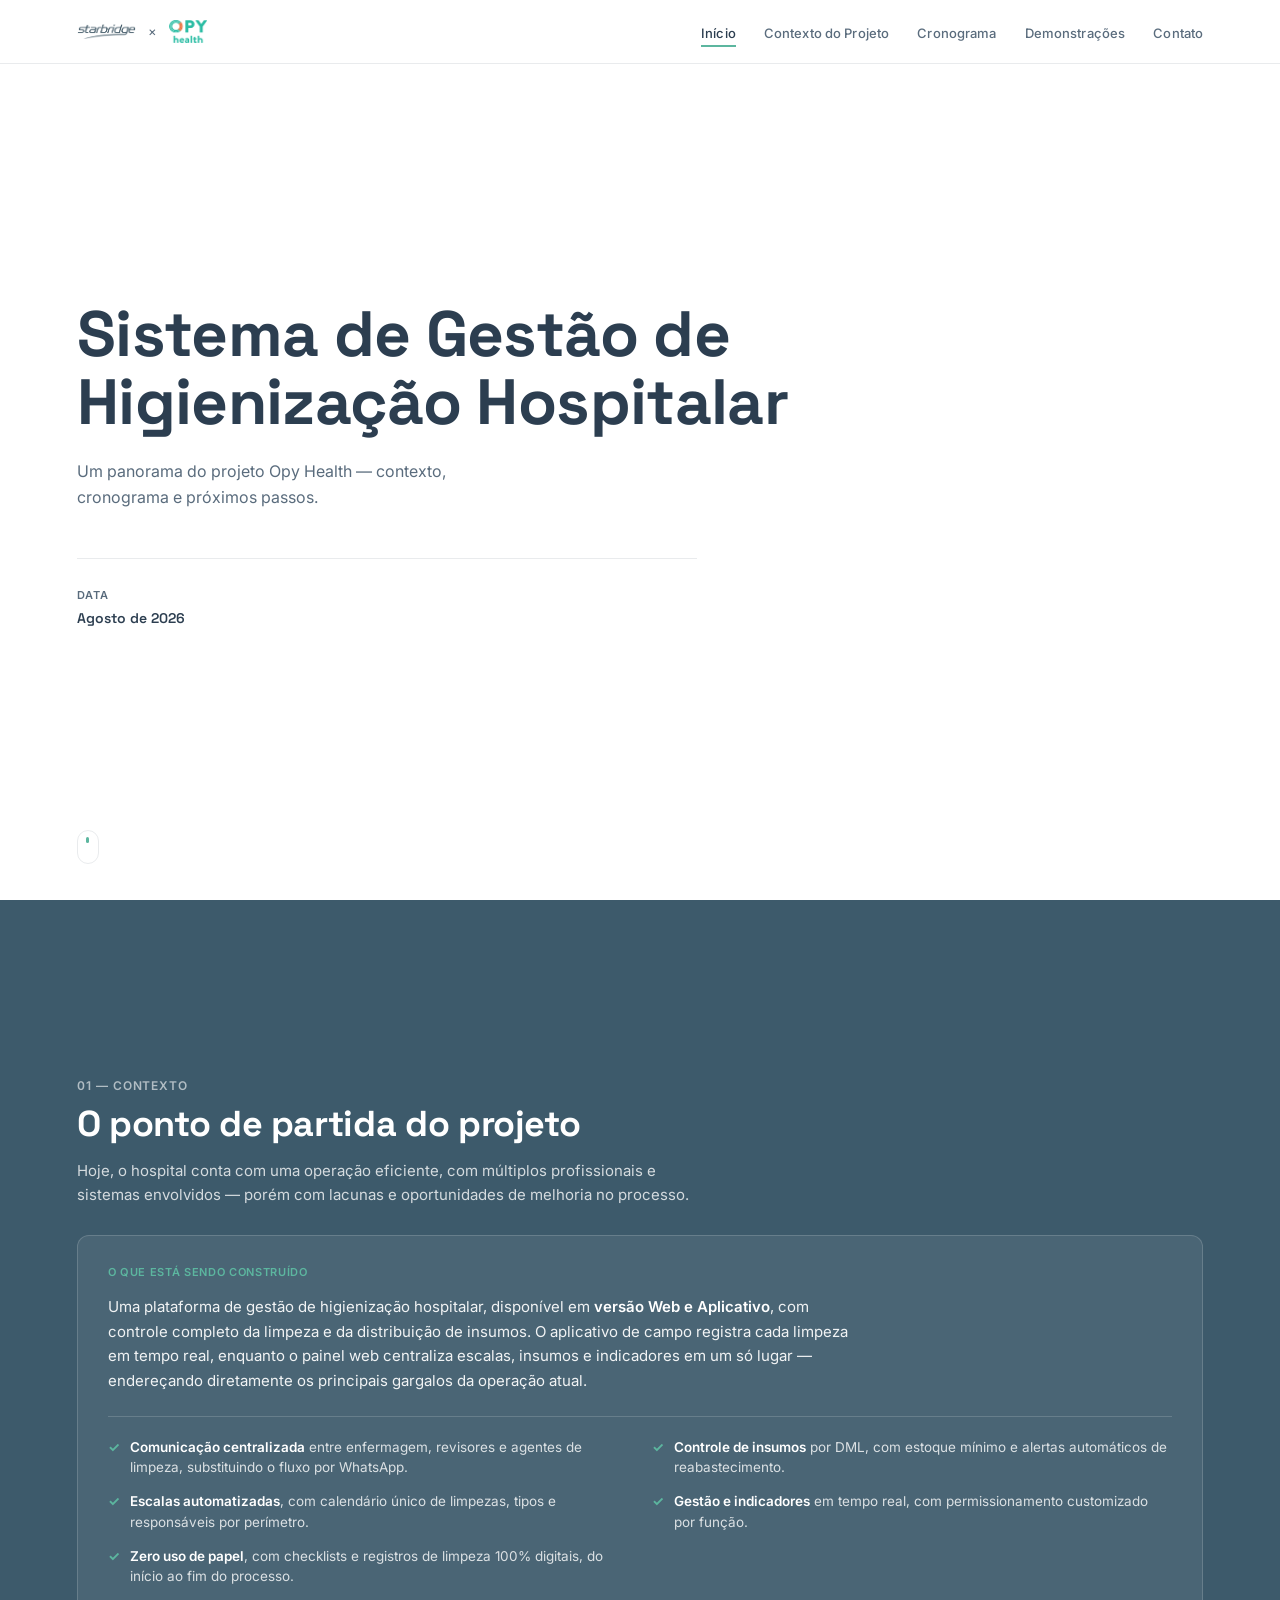
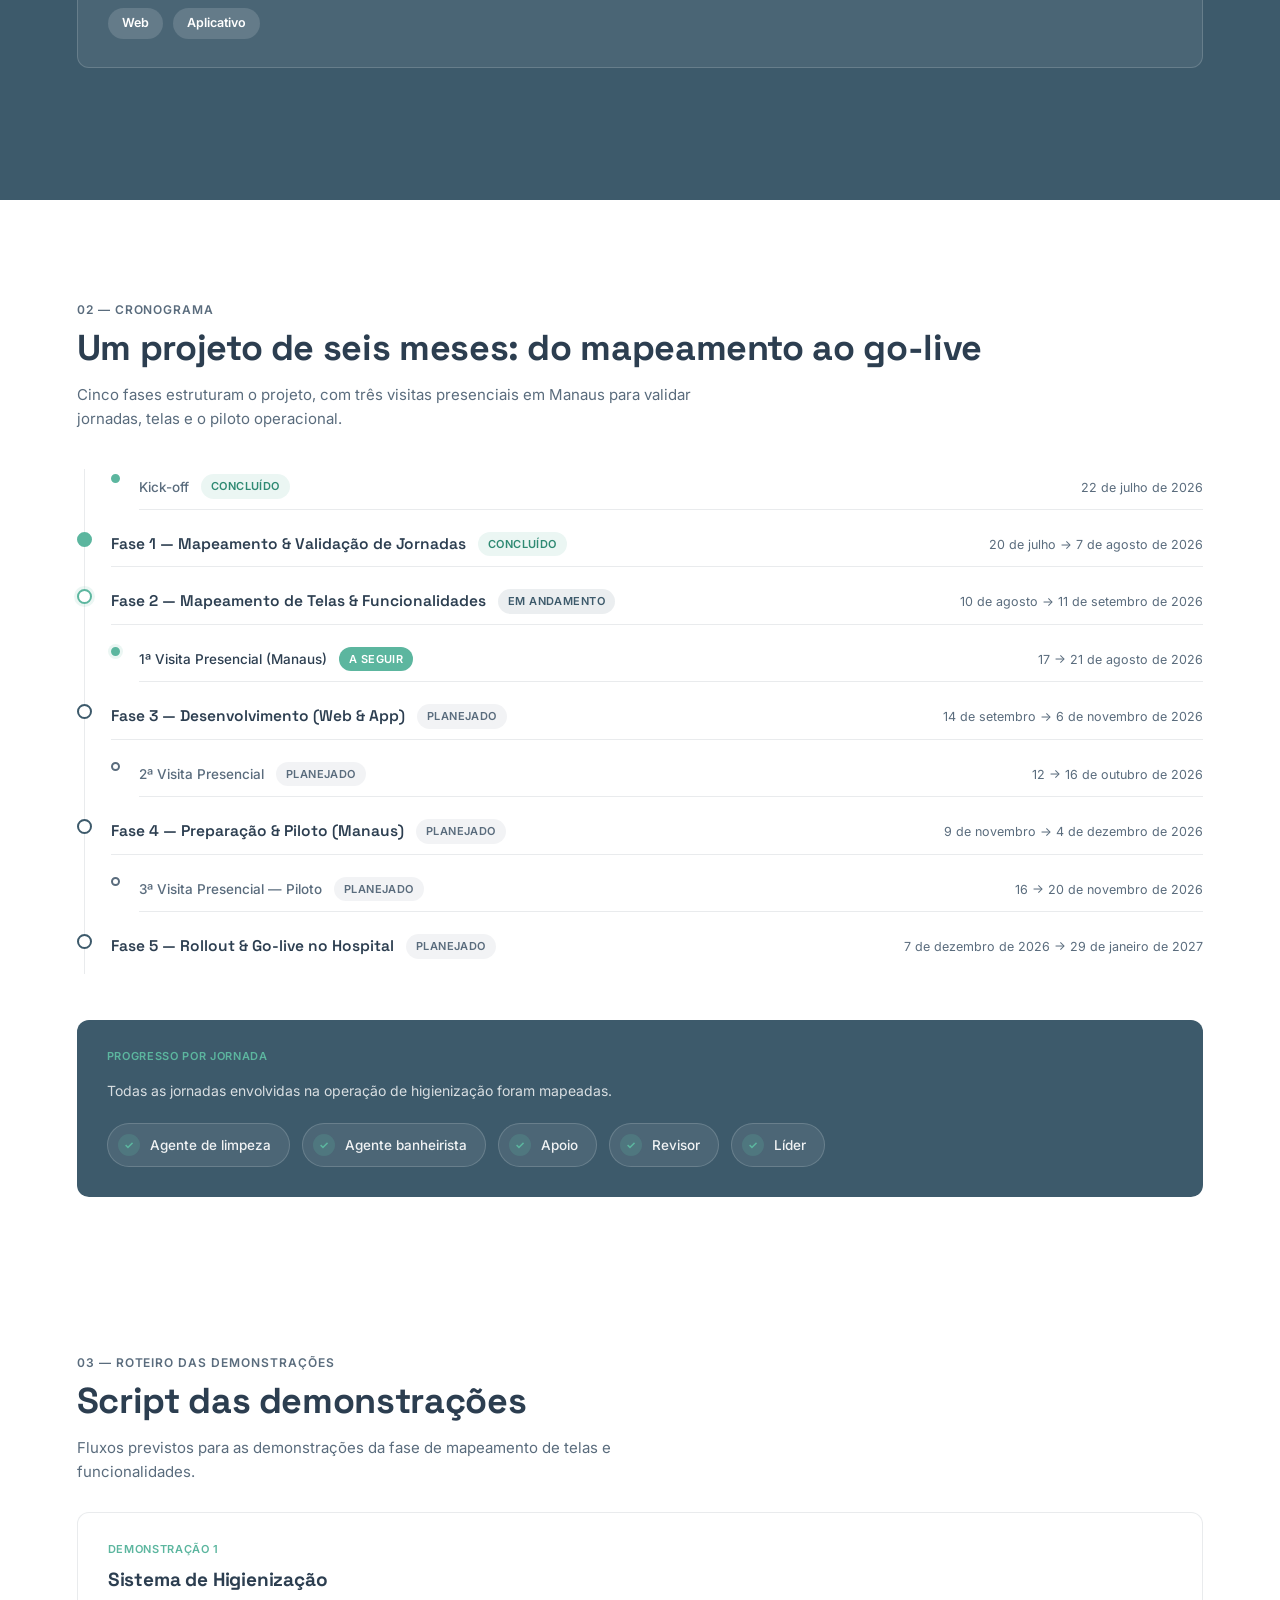
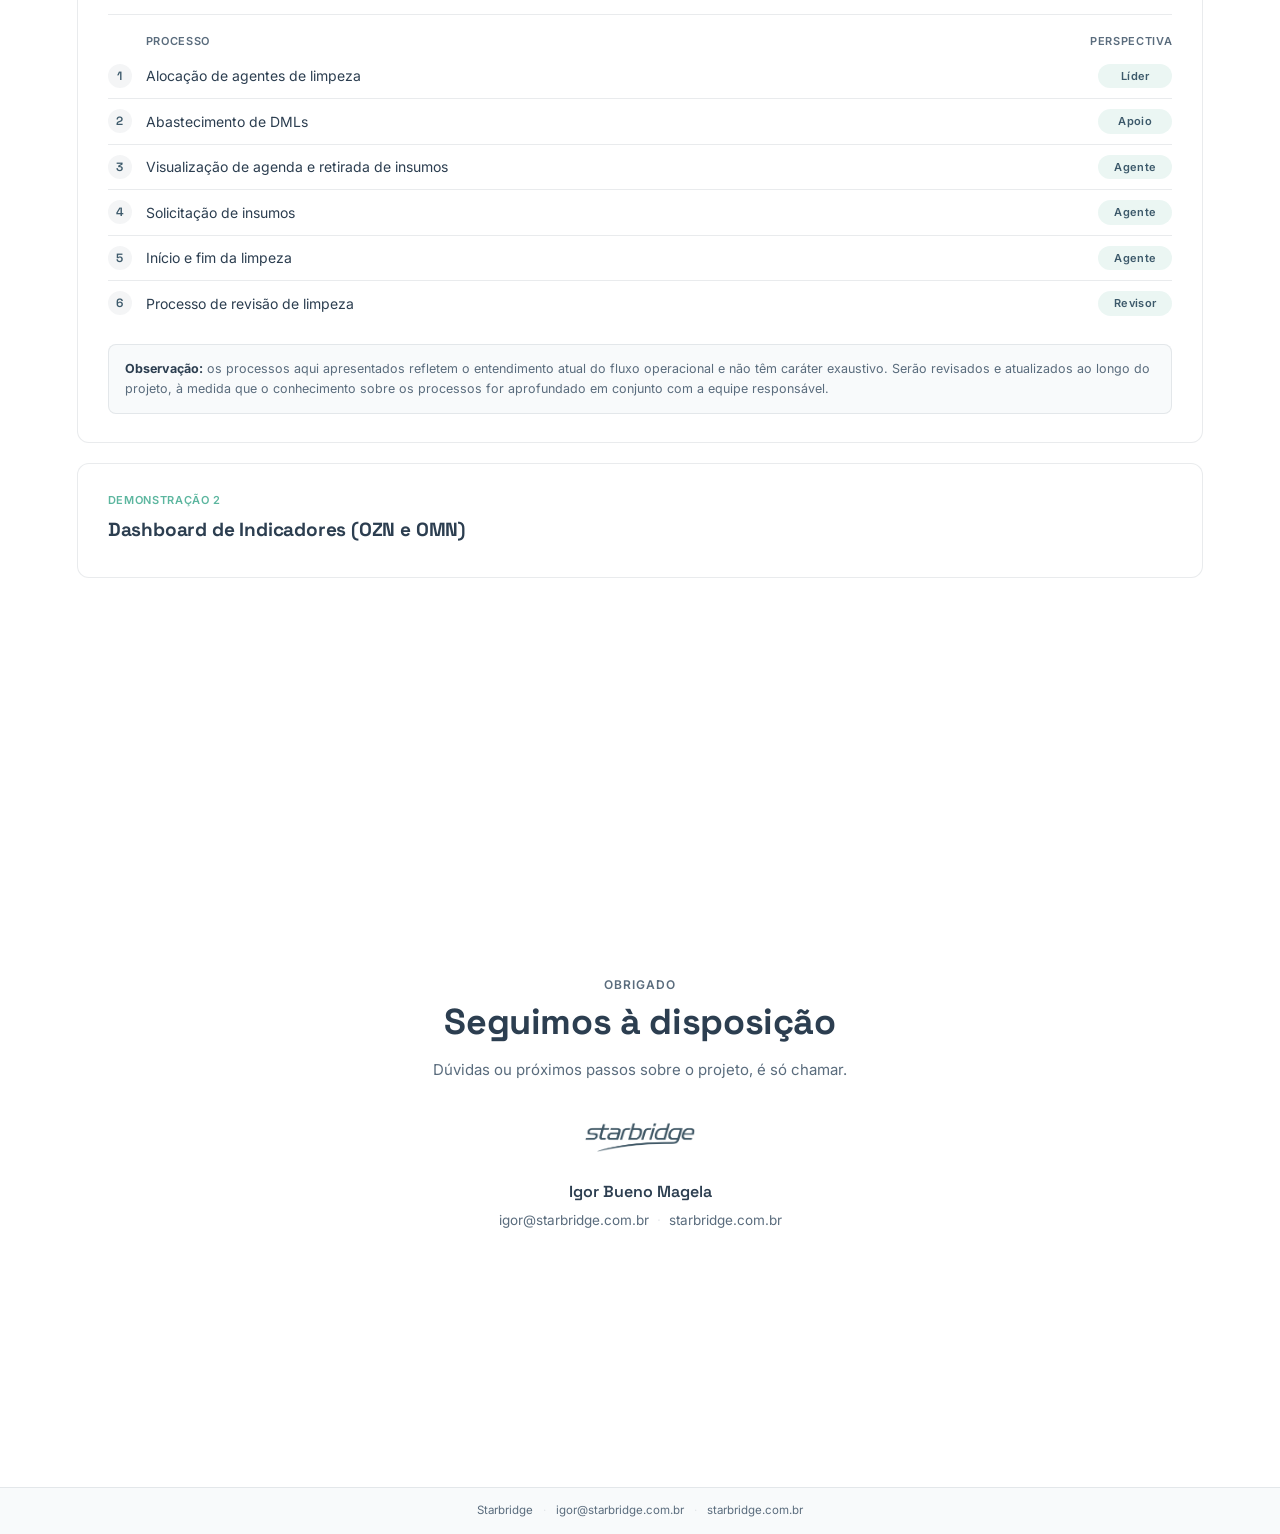
<file: index.html>
<!DOCTYPE html>
<html lang="pt-BR">
<head>
<meta charset="UTF-8">
<meta name="viewport" content="width=device-width, initial-scale=1.0">
<title>Opy Health &times; Starbridge — Status do Projeto</title>
<link rel="preconnect" href="https://fonts.googleapis.com">
<link rel="preconnect" href="https://fonts.gstatic.com" crossorigin>
<link href="https://fonts.googleapis.com/css2?family=Space+Grotesk:wght@500;600;700&family=Inter:wght@400;500;600&display=swap" rel="stylesheet">
<style>
/* ==========================================================================
   Opy Health × Starbridge — Project Status Site
   ========================================================================== */

:root {
  --primary-color: #3d5a6b;
  --accent-color: #5cb69f;
  --text-dark: #2c3e50;
  --text-light: #5a6c7d;
  --bg-light: #f8fafb;
  --white: #ffffff;

  --accent-soft: rgba(92, 182, 159, 0.12);
  --primary-soft: rgba(61, 90, 107, 0.06);
  --border-soft: rgba(44, 62, 80, 0.10);

  --font-title: 'Space Grotesk', sans-serif;
  --font-body: 'Inter', sans-serif;

  --nav-height: 64px;
  --section-pad-x: clamp(24px, 6vw, 96px);
}

* { margin: 0; padding: 0; box-sizing: border-box; }

html { scroll-behavior: smooth; }

body {
  font-family: var(--font-body);
  color: var(--text-dark);
  background: var(--white);
  line-height: 1.5;
  -webkit-font-smoothing: antialiased;
}

img { display: block; max-width: 100%; }

a { text-decoration: none; color: inherit; }

ul { list-style: none; }

h1, h2, h3, h4 {
  font-family: var(--font-title);
  font-weight: 700;
  letter-spacing: -0.01em;
  color: var(--text-dark);
}

/* ---------- Navbar ---------- */

.navbar {
  position: fixed;
  top: 0;
  left: 0;
  right: 0;
  height: var(--nav-height);
  z-index: 500;
  background: rgba(255, 255, 255, 0.72);
  backdrop-filter: blur(14px);
  -webkit-backdrop-filter: blur(14px);
  border-bottom: 1px solid var(--border-soft);
}

.nav-inner {
  max-width: 1280px;
  height: 100%;
  margin: 0 auto;
  padding: 0 var(--section-pad-x);
  display: flex;
  align-items: center;
  justify-content: space-between;
  gap: 32px;
}

.nav-logo {
  display: flex;
  align-items: center;
  gap: 12px;
  flex-shrink: 0;
}

.nav-logo-img { height: 20px; width: auto; object-fit: contain; }
.nav-logo-starbridge { height: 16px; }
.nav-logo-client { height: 24px; }

.nav-divider {
  font-size: 13px;
  color: var(--text-light);
  font-weight: 400;
}

.nav-links {
  display: flex;
  align-items: center;
  gap: 28px;
}

.nav-link {
  font-size: 13px;
  font-weight: 500;
  color: var(--text-light);
  letter-spacing: 0.01em;
  position: relative;
  padding: 6px 0;
  transition: color 0.2s ease;
  white-space: nowrap;
}

.nav-link::after {
  content: '';
  position: absolute;
  left: 0;
  bottom: 0;
  width: 100%;
  height: 2px;
  background: var(--accent-color);
  transform: scaleX(0);
  transform-origin: left;
  transition: transform 0.25s ease;
}

.nav-link:hover { color: var(--text-dark); }

.nav-link.active {
  color: var(--text-dark);
}

.nav-link.active::after { transform: scaleX(1); }

/* ---------- Section shell (static document flow — no stacking/overlap) ---------- */

.section {
  position: relative;
  min-height: 100vh;
  width: 100%;
  display: flex;
  flex-direction: column;
  justify-content: center;
  background: var(--white);
}

.section-inner {
  max-width: 1280px;
  width: 100%;
  margin: 0 auto;
  padding: calc(var(--nav-height) + 32px) var(--section-pad-x) 56px;
}

.section-light { background: var(--white); }
.section-tint  { background: var(--bg-light); }
.section-dark  {
  background: var(--primary-color);
  color: var(--white);
}
.section-dark h1, .section-dark h2, .section-dark h3, .section-dark h4 {
  color: var(--white);
}

.eyebrow {
  display: inline-flex;
  align-items: center;
  gap: 8px;
  font-family: var(--font-body);
  font-size: 12px;
  font-weight: 600;
  letter-spacing: 0.12em;
  text-transform: uppercase;
  color: var(--accent-color);
  margin-bottom: 18px;
}

.eyebrow::before {
  content: '';
  width: 16px;
  height: 1.5px;
  background: var(--accent-color);
  display: inline-block;
}

.section-kicker {
  font-size: 12px;
  font-weight: 600;
  letter-spacing: 0.08em;
  text-transform: uppercase;
  color: var(--text-light);
}

.section-title {
  font-size: clamp(26px, 3vw, 36px);
  line-height: 1.15;
  margin-top: 8px;
  margin-bottom: 14px;
}

.section-lede {
  font-size: 15px;
  color: var(--text-light);
  max-width: 620px;
  line-height: 1.6;
}

.section-dark .section-lede { color: rgba(255,255,255,0.78); }
.section-dark .section-kicker { color: rgba(255,255,255,0.6); }

/* ---------- Hero ---------- */

.section-hero {
  background: var(--white);
  align-items: flex-start;
}

.hero-inner {
  max-width: 1280px;
  padding-top: var(--nav-height);
}

.hero-title {
  font-size: clamp(38px, 5.2vw, 64px);
  line-height: 1.06;
  max-width: 760px;
  margin-top: 22px;
}

.hero-subtitle {
  font-size: 16px;
  color: var(--text-light);
  max-width: 460px;
  margin-top: 22px;
  line-height: 1.6;
}

.hero-meta {
  display: flex;
  align-items: center;
  gap: 20px;
  margin-top: 48px;
  padding-top: 28px;
  border-top: 1px solid var(--border-soft);
  max-width: 620px;
}

.hero-meta-item {
  display: flex;
  flex-direction: column;
  gap: 4px;
}

.hero-meta-label {
  font-size: 11px;
  font-weight: 600;
  letter-spacing: 0.06em;
  text-transform: uppercase;
  color: var(--text-light);
}

.hero-meta-value {
  font-family: var(--font-title);
  font-size: 14px;
  font-weight: 600;
  color: var(--text-dark);
}

.hero-meta-divider {
  width: 1px;
  height: 26px;
  background: var(--border-soft);
}

.scroll-cue {
  position: absolute;
  left: var(--section-pad-x);
  bottom: 36px;
  width: 22px;
  height: 34px;
  border: 1.5px solid var(--border-soft);
  border-radius: 12px;
  display: flex;
  justify-content: center;
  padding-top: 6px;
}

.scroll-cue span {
  width: 3px;
  height: 6px;
  border-radius: 2px;
  background: var(--accent-color);
  animation: scrollcue 1.6s ease-in-out infinite;
}

@keyframes scrollcue {
  0%   { transform: translateY(0);   opacity: 1; }
  60%  { transform: translateY(9px); opacity: 0.2; }
  100% { transform: translateY(0);   opacity: 0; }
}

/* ---------- Shared card / chip utilities (used by later sections) ---------- */

.card {
  background: var(--white);
  border: 1px solid var(--border-soft);
  border-radius: 12px;
  box-shadow: 0 1px 2px rgba(44,62,80,0.04);
}

.chip {
  display: inline-flex;
  align-items: center;
  gap: 6px;
  font-size: 11px;
  font-weight: 600;
  letter-spacing: 0.04em;
  text-transform: uppercase;
  padding: 4px 10px;
  border-radius: 999px;
}

.chip-done {
  background: var(--accent-soft);
  color: #2f8a73;
}

.chip-progress {
  background: rgba(61, 90, 107, 0.10);
  color: var(--primary-color);
}

.chip-upcoming {
  background: rgba(90, 108, 125, 0.08);
  color: var(--text-light);
}

/* ---------- Section 01: Contexto do Projeto ---------- */

.solution-block {
  margin-top: 28px;
  padding: 28px 30px;
  background: var(--white);
  border: 1px solid var(--border-soft);
  border-radius: 12px;
}

.solution-label {
  display: block;
  font-size: 11px;
  font-weight: 600;
  letter-spacing: 0.06em;
  text-transform: uppercase;
  color: var(--accent-color);
  margin-bottom: 14px;
}

.solution-text {
  font-size: 15px;
  color: var(--text-dark);
  line-height: 1.65;
  max-width: 760px;
}

.solution-text strong { color: var(--primary-color); font-weight: 600; }

.solution-points {
  margin-top: 22px;
  padding-top: 20px;
  border-top: 1px solid var(--border-soft);
  display: grid;
  grid-template-columns: repeat(2, 1fr);
  gap: 14px 24px;
}

.solution-point {
  display: flex;
  align-items: baseline;
  gap: 10px;
  font-size: 13.5px;
  color: var(--text-light);
  line-height: 1.5;
}

.solution-point strong {
  color: var(--text-dark);
  font-weight: 600;
}

.solution-point-mark {
  flex-shrink: 0;
  color: var(--accent-color);
  font-weight: 700;
}

.solution-formats {
  margin-top: 22px;
  display: flex;
  align-items: center;
  gap: 10px;
  flex-wrap: wrap;
}

.solution-format-chip {
  font-size: 12.5px;
  font-weight: 600;
  color: var(--primary-color);
  background: var(--accent-soft);
  padding: 6px 14px;
  border-radius: 999px;
}

/* Section 01 now renders on the dark (primary-color) background — adapt the
   solution block from light-card styling to translucent-on-blue styling. */

.section-dark .solution-block {
  background: rgba(255, 255, 255, 0.07);
  border-color: rgba(255, 255, 255, 0.16);
}

.section-dark .solution-text { color: rgba(255, 255, 255, 0.92); }
.section-dark .solution-text strong { color: var(--white); }

.section-dark .solution-points { border-top-color: rgba(255, 255, 255, 0.16); }
.section-dark .solution-point { color: rgba(255, 255, 255, 0.8); }
.section-dark .solution-point strong { color: var(--white); }

.section-dark .solution-format-chip {
  color: var(--white);
  background: rgba(255, 255, 255, 0.14);
}

.chip-next {
  background: var(--accent-color);
  color: var(--white);
}

/* ---------- Section 02: Cronograma (vertical stacked timeline) ---------- */

.timeline {
  margin-top: 32px;
  position: relative;
}

.timeline::before {
  content: '';
  position: absolute;
  top: 6px;
  bottom: 6px;
  left: 7px;
  width: 1.5px;
  background: var(--border-soft);
}

.timeline-item {
  position: relative;
  display: flex;
  align-items: flex-start;
  gap: 18px;
  padding: 11px 0;
}

.timeline-marker {
  display: flex;
  align-items: center;
  justify-content: center;
  width: 16px;
  flex-shrink: 0;
  z-index: 1;
}

.timeline-dot {
  width: 15px;
  height: 15px;
  border-radius: 50%;
  background: var(--white);
  border: 2.5px solid var(--primary-color);
}

.timeline-item.is-done .timeline-dot {
  background: var(--accent-color);
  border-color: var(--accent-color);
}

.timeline-item.is-progress .timeline-dot {
  background: var(--white);
  border-color: var(--accent-color);
  box-shadow: 0 0 0 3px var(--accent-soft);
}

.timeline-content {
  flex: 1;
  display: flex;
  align-items: baseline;
  justify-content: space-between;
  gap: 18px;
  padding-bottom: 10px;
  border-bottom: 1px solid var(--border-soft);
}

.timeline-item:last-child .timeline-content { border-bottom: none; }

.timeline-top {
  display: flex;
  align-items: center;
  gap: 12px;
}

.timeline-title {
  font-family: var(--font-title);
  font-size: 15.5px;
  font-weight: 600;
  color: var(--text-dark);
}

.timeline-date {
  font-size: 12.5px;
  color: var(--text-light);
  white-space: nowrap;
  flex-shrink: 0;
}

/* Milestones (visits, kick-off) render as a lighter, indented sub-row */
.timeline-item.is-milestone {
  padding-left: 34px;
}

.timeline-item.is-milestone .timeline-marker { width: 10px; }

.timeline-item.is-milestone .timeline-dot {
  width: 9px;
  height: 9px;
  border-width: 2px;
  border-color: var(--text-light);
}

.timeline-item.is-milestone.is-done .timeline-dot {
  background: var(--accent-color);
  border-color: var(--accent-color);
}

.timeline-item.is-milestone.is-next .timeline-dot {
  background: var(--accent-color);
  border-color: var(--accent-color);
  box-shadow: 0 0 0 3px var(--accent-soft);
}

.timeline-item.is-milestone .timeline-title {
  font-family: var(--font-body);
  font-size: 13.5px;
  font-weight: 500;
  color: var(--text-light);
}

.timeline-item.is-milestone.is-next .timeline-title { color: var(--text-dark); }

@media (max-width: 860px) {
  .nav-links { display: none; }
  .hero-meta { flex-wrap: wrap; row-gap: 16px; }
  .solution-points { grid-template-columns: 1fr; }
  .timeline-content { flex-direction: column; align-items: flex-start; gap: 4px; }
  .demo-step { flex-wrap: wrap; }
  .demo-step-text { flex-basis: 100%; order: 1; margin-left: 38px; }
  .role-chip { order: 2; }
}

/* Journeys progress table (Section 02: Cronograma) — rendered as a
   blue card, matching Section 01's solution-block treatment. */

.journeys-block {
  margin-top: 40px;
  padding: 28px 30px 30px;
  background: var(--primary-color);
  border-radius: 12px;
}

.journeys-label {
  display: block;
  font-size: 11px;
  font-weight: 600;
  letter-spacing: 0.06em;
  text-transform: uppercase;
  color: var(--accent-color);
  margin-bottom: 16px;
}

.journeys-intro {
  font-size: 14px;
  color: rgba(255, 255, 255, 0.8);
  max-width: 620px;
  line-height: 1.6;
}

.journeys-grid {
  margin-top: 20px;
  display: flex;
  flex-wrap: wrap;
  gap: 12px;
}

.journey-chip {
  display: inline-flex;
  align-items: center;
  gap: 10px;
  padding: 10px 18px 10px 10px;
  background: rgba(255, 255, 255, 0.08);
  border: 1px solid rgba(255, 255, 255, 0.16);
  border-radius: 999px;
  font-size: 13.5px;
  font-weight: 500;
  color: rgba(255, 255, 255, 0.92);
}

.status-check-icon {
  display: inline-flex;
  align-items: center;
  justify-content: center;
  width: 22px;
  height: 22px;
  border-radius: 50%;
  background: rgba(92, 182, 159, 0.22);
  color: var(--accent-color);
  font-size: 11px;
  font-weight: 700;
  flex-shrink: 0;
}

/* ---------- Section 03: Script das Demonstrações ---------- */

.demo-block {
  margin-top: 28px;
  padding: 28px 30px;
  background: var(--white);
  border: 1px solid var(--border-soft);
  border-radius: 12px;
}

.demo-block + .demo-block { margin-top: 20px; }

.demo-block-label {
  display: block;
  font-size: 11px;
  font-weight: 600;
  letter-spacing: 0.06em;
  text-transform: uppercase;
  color: var(--accent-color);
  margin-bottom: 8px;
}

.demo-block-title {
  font-size: 19px;
  margin-bottom: 4px;
}

.demo-steps-header {
  display: flex;
  align-items: center;
  gap: 14px;
  margin-top: 20px;
  padding-top: 18px;
  border-top: 1px solid var(--border-soft);
}

.demo-steps-header-spacer { width: 24px; flex-shrink: 0; }

.demo-steps-header-label {
  flex: 1;
  font-size: 11px;
  font-weight: 600;
  letter-spacing: 0.06em;
  text-transform: uppercase;
  color: var(--text-light);
}

.demo-steps-header-label-role {
  flex: 0 0 74px;
  text-align: center;
}

.demo-steps {
  margin-top: 4px;
  counter-reset: none;
}

.demo-step {
  display: flex;
  align-items: center;
  gap: 14px;
  padding: 10px 0;
  border-bottom: 1px solid var(--border-soft);
}

.demo-step:last-child { border-bottom: none; }

.demo-step-number {
  flex-shrink: 0;
  display: inline-flex;
  align-items: center;
  justify-content: center;
  width: 24px;
  height: 24px;
  border-radius: 50%;
  background: var(--primary-soft);
  color: var(--primary-color);
  font-family: var(--font-title);
  font-size: 12px;
  font-weight: 600;
}

.demo-step-text {
  flex: 1;
  font-size: 14px;
  color: var(--text-dark);
}

.role-chip {
  flex: 0 0 74px;
  display: inline-flex;
  align-items: center;
  justify-content: center;
  font-size: 11px;
  font-weight: 600;
  letter-spacing: 0.03em;
  color: var(--primary-color);
  background: var(--accent-soft);
  padding: 4px 12px;
  border-radius: 999px;
  white-space: nowrap;
}

.demo-disclaimer {
  margin-top: 18px;
  padding: 14px 16px;
  background: var(--bg-light);
  border: 1px solid var(--border-soft);
  border-radius: 8px;
  font-size: 12.5px;
  color: var(--text-light);
  line-height: 1.6;
}

.demo-disclaimer strong { color: var(--text-dark); }

/* ---------- Closing: Obrigado ---------- */

.section-closing {
  justify-content: center;
}

.closing-inner {
  display: flex;
  flex-direction: column;
  align-items: center;
  text-align: center;
}

.section-closing .section-kicker,
.section-closing .section-title,
.section-closing .section-lede {
  text-align: center;
}

.section-closing .section-lede { max-width: 480px; }

.closing-logo {
  height: 30px;
  margin: 40px 0 28px;
}

.closing-contact {
  display: flex;
  flex-direction: column;
  align-items: center;
  gap: 6px;
}

.closing-contact-name {
  font-family: var(--font-title);
  font-size: 16px;
  font-weight: 600;
  color: var(--text-dark);
}

.closing-contact-detail {
  font-size: 13.5px;
  color: var(--text-light);
  display: flex;
  align-items: center;
  gap: 8px;
}

.closing-contact-detail a {
  color: var(--text-light);
  border-bottom: 1px solid transparent;
  transition: color 0.2s ease, border-color 0.2s ease;
}

.closing-contact-detail a:hover {
  color: var(--accent-color);
  border-color: var(--accent-color);
}

.closing-contact-dot,
.closing-footer-dot {
  color: var(--border-soft);
}

.closing-footer-bar {
  position: absolute;
  left: 0;
  right: 0;
  bottom: 0;
  display: flex;
  align-items: center;
  justify-content: center;
  gap: 10px;
  padding: 14px 24px;
  background: var(--bg-light);
  border-top: 1px solid var(--border-soft);
  font-size: 11.5px;
  color: var(--text-light);
}

.section-closing { position: relative; }

</style>
</head>
<body>

<nav class="navbar" id="navbar">
  <div class="nav-inner">
    <div class="nav-logo">
      <img src="[data-uri]" alt="Starbridge" class="nav-logo-img nav-logo-starbridge">
      <span class="nav-divider">&times;</span>
      <img src="[data-uri]" alt="Opy Health" class="nav-logo-img nav-logo-client">
    </div>
    <ul class="nav-links">
      <li><a href="#inicio" class="nav-link" data-section="inicio">Início</a></li>
      <li><a href="#contexto" class="nav-link" data-section="contexto">Contexto do Projeto</a></li>
      <li><a href="#cronograma" class="nav-link" data-section="cronograma">Cronograma</a></li>
      <li><a href="#demonstracoes" class="nav-link" data-section="demonstracoes">Demonstrações</a></li>
      <li><a href="#obrigado" class="nav-link" data-section="obrigado">Contato</a></li>
    </ul>
  </div>
</nav>

<main>

  <section id="inicio" class="section section-hero">
    <div class="section-inner hero-inner">
      <h1 class="hero-title">Sistema de Gestão de<br>Higienização Hospitalar</h1>
      <p class="hero-subtitle">Um panorama do projeto Opy Health — contexto, cronograma e próximos passos.</p>
      <div class="hero-meta">
        <div class="hero-meta-item">
          <span class="hero-meta-label">Data</span>
          <span class="hero-meta-value">Agosto de 2026</span>
        </div>
      </div>
    </div>
    <a href="#contexto" class="scroll-cue" aria-label="Rolar para baixo">
      <span></span>
    </a>
  </section>

  <section id="contexto" class="section section-dark">
    <div class="section-inner">
      <span class="section-kicker">01 — Contexto</span>
      <h2 class="section-title">O ponto de partida do projeto</h2>
      <p class="section-lede">Hoje, o hospital conta com uma operação eficiente, com múltiplos profissionais e sistemas envolvidos — porém com lacunas e oportunidades de melhoria no processo.</p>

      <div class="solution-block">
        <span class="solution-label">O que está sendo construído</span>
        <p class="solution-text">Uma plataforma de gestão de higienização hospitalar, disponível em <strong>versão Web e Aplicativo</strong>, com controle completo da limpeza e da distribuição de insumos. O aplicativo de campo registra cada limpeza em tempo real, enquanto o painel web centraliza escalas, insumos e indicadores em um só lugar — endereçando diretamente os principais gargalos da operação atual.</p>
        <div class="solution-points">
          <span class="solution-point"><span class="solution-point-mark">&#10003;</span><span><strong>Comunicação centralizada</strong> entre enfermagem, revisores e agentes de limpeza, substituindo o fluxo por WhatsApp.</span></span>
          <span class="solution-point"><span class="solution-point-mark">&#10003;</span><span><strong>Controle de insumos</strong> por DML, com estoque mínimo e alertas automáticos de reabastecimento.</span></span>
          <span class="solution-point"><span class="solution-point-mark">&#10003;</span><span><strong>Escalas automatizadas</strong>, com calendário único de limpezas, tipos e responsáveis por perímetro.</span></span>
          <span class="solution-point"><span class="solution-point-mark">&#10003;</span><span><strong>Gestão e indicadores</strong> em tempo real, com permissionamento customizado por função.</span></span>
          <span class="solution-point"><span class="solution-point-mark">&#10003;</span><span><strong>Zero uso de papel</strong>, com checklists e registros de limpeza 100% digitais, do início ao fim do processo.</span></span>
        </div>
        <div class="solution-formats">
          <span class="solution-format-chip">Web</span>
          <span class="solution-format-chip">Aplicativo</span>
        </div>
      </div>
    </div>
  </section>

  <section id="cronograma" class="section section-light">
    <div class="section-inner">
      <span class="section-kicker">02 — Cronograma</span>
      <h2 class="section-title">Um projeto de seis meses: do mapeamento ao go-live</h2>
      <p class="section-lede">Cinco fases estruturam o projeto, com três visitas presenciais em Manaus para validar jornadas, telas e o piloto operacional.</p>

      <div class="timeline">

        <div class="timeline-item is-milestone is-done">
          <div class="timeline-marker"><span class="timeline-dot"></span></div>
          <div class="timeline-content">
            <div class="timeline-top">
              <span class="timeline-title">Kick-off</span>
              <span class="chip chip-done">Concluído</span>
            </div>
            <span class="timeline-date">22 de julho de 2026</span>
          </div>
        </div>

        <div class="timeline-item is-done">
          <div class="timeline-marker"><span class="timeline-dot"></span></div>
          <div class="timeline-content">
            <div class="timeline-top">
              <span class="timeline-title">Fase 1 — Mapeamento &amp; Validação de Jornadas</span>
              <span class="chip chip-done">Concluído</span>
            </div>
            <span class="timeline-date">20 de julho → 7 de agosto de 2026</span>
          </div>
        </div>

        <div class="timeline-item is-progress">
          <div class="timeline-marker"><span class="timeline-dot"></span></div>
          <div class="timeline-content">
            <div class="timeline-top">
              <span class="timeline-title">Fase 2 — Mapeamento de Telas &amp; Funcionalidades</span>
              <span class="chip chip-progress">Em andamento</span>
            </div>
            <span class="timeline-date">10 de agosto → 11 de setembro de 2026</span>
          </div>
        </div>

        <div class="timeline-item is-milestone is-next">
          <div class="timeline-marker"><span class="timeline-dot"></span></div>
          <div class="timeline-content">
            <div class="timeline-top">
              <span class="timeline-title">1ª Visita Presencial (Manaus)</span>
              <span class="chip chip-next">A seguir</span>
            </div>
            <span class="timeline-date">17 → 21 de agosto de 2026</span>
          </div>
        </div>

        <div class="timeline-item">
          <div class="timeline-marker"><span class="timeline-dot"></span></div>
          <div class="timeline-content">
            <div class="timeline-top">
              <span class="timeline-title">Fase 3 — Desenvolvimento (Web &amp; App)</span>
              <span class="chip chip-upcoming">Planejado</span>
            </div>
            <span class="timeline-date">14 de setembro → 6 de novembro de 2026</span>
          </div>
        </div>

        <div class="timeline-item is-milestone">
          <div class="timeline-marker"><span class="timeline-dot"></span></div>
          <div class="timeline-content">
            <div class="timeline-top">
              <span class="timeline-title">2ª Visita Presencial</span>
              <span class="chip chip-upcoming">Planejado</span>
            </div>
            <span class="timeline-date">12 → 16 de outubro de 2026</span>
          </div>
        </div>

        <div class="timeline-item">
          <div class="timeline-marker"><span class="timeline-dot"></span></div>
          <div class="timeline-content">
            <div class="timeline-top">
              <span class="timeline-title">Fase 4 — Preparação &amp; Piloto (Manaus)</span>
              <span class="chip chip-upcoming">Planejado</span>
            </div>
            <span class="timeline-date">9 de novembro → 4 de dezembro de 2026</span>
          </div>
        </div>

        <div class="timeline-item is-milestone">
          <div class="timeline-marker"><span class="timeline-dot"></span></div>
          <div class="timeline-content">
            <div class="timeline-top">
              <span class="timeline-title">3ª Visita Presencial — Piloto</span>
              <span class="chip chip-upcoming">Planejado</span>
            </div>
            <span class="timeline-date">16 → 20 de novembro de 2026</span>
          </div>
        </div>

        <div class="timeline-item is-final">
          <div class="timeline-marker"><span class="timeline-dot"></span></div>
          <div class="timeline-content">
            <div class="timeline-top">
              <span class="timeline-title">Fase 5 — Rollout &amp; Go-live no Hospital</span>
              <span class="chip chip-upcoming">Planejado</span>
            </div>
            <span class="timeline-date">7 de dezembro de 2026 → 29 de janeiro de 2027</span>
          </div>
        </div>

      </div>

      <div class="journeys-block">
        <span class="journeys-label">Progresso por jornada</span>
        <p class="journeys-intro">Todas as jornadas envolvidas na operação de higienização foram mapeadas.</p>
        <div class="journeys-grid">
          <span class="journey-chip"><span class="status-check-icon">&#10003;</span>Agente de limpeza</span>
          <span class="journey-chip"><span class="status-check-icon">&#10003;</span>Agente banheirista</span>
          <span class="journey-chip"><span class="status-check-icon">&#10003;</span>Apoio</span>
          <span class="journey-chip"><span class="status-check-icon">&#10003;</span>Revisor</span>
          <span class="journey-chip"><span class="status-check-icon">&#10003;</span>Líder</span>
        </div>
      </div>
    </div>
  </section>

  <section id="demonstracoes" class="section section-light">
    <div class="section-inner">
      <span class="section-kicker">03 — Roteiro das Demonstrações</span>
      <h2 class="section-title">Script das demonstrações</h2>
      <p class="section-lede">Fluxos previstos para as demonstrações da fase de mapeamento de telas e funcionalidades.</p>

      <div class="demo-block">
        <span class="demo-block-label">Demonstração 1</span>
        <h3 class="demo-block-title">Sistema de Higienização</h3>
        <div class="demo-steps-header">
          <span class="demo-steps-header-spacer"></span>
          <span class="demo-steps-header-label">Processo</span>
          <span class="demo-steps-header-label demo-steps-header-label-role">Perspectiva</span>
        </div>
        <ol class="demo-steps">
          <li class="demo-step">
            <span class="demo-step-number">1</span>
            <span class="demo-step-text">Alocação de agentes de limpeza</span>
            <span class="role-chip">Líder</span>
          </li>
          <li class="demo-step">
            <span class="demo-step-number">2</span>
            <span class="demo-step-text">Abastecimento de DMLs</span>
            <span class="role-chip">Apoio</span>
          </li>
          <li class="demo-step">
            <span class="demo-step-number">3</span>
            <span class="demo-step-text">Visualização de agenda e retirada de insumos</span>
            <span class="role-chip">Agente</span>
          </li>
          <li class="demo-step">
            <span class="demo-step-number">4</span>
            <span class="demo-step-text">Solicitação de insumos</span>
            <span class="role-chip">Agente</span>
          </li>
          <li class="demo-step">
            <span class="demo-step-number">5</span>
            <span class="demo-step-text">Início e fim da limpeza</span>
            <span class="role-chip">Agente</span>
          </li>
          <li class="demo-step">
            <span class="demo-step-number">6</span>
            <span class="demo-step-text">Processo de revisão de limpeza</span>
            <span class="role-chip">Revisor</span>
          </li>
        </ol>
        <p class="demo-disclaimer"><strong>Observação:</strong> os processos aqui apresentados refletem o entendimento atual do fluxo operacional e não têm caráter exaustivo. Serão revisados e atualizados ao longo do projeto, à medida que o conhecimento sobre os processos for aprofundado em conjunto com a equipe responsável.</p>
      </div>

      <div class="demo-block">
        <span class="demo-block-label">Demonstração 2</span>
        <h3 class="demo-block-title">Dashboard de Indicadores (OZN e OMN)</h3>
      </div>
    </div>
  </section>

  <section id="obrigado" class="section section-light section-closing">
    <div class="section-inner closing-inner">
      <span class="section-kicker">Obrigado</span>
      <h2 class="section-title">Seguimos à disposição</h2>
      <p class="section-lede">Dúvidas ou próximos passos sobre o projeto, é só chamar.</p>
      <img src="[data-uri]" alt="Starbridge" class="closing-logo">
      <div class="closing-contact">
        <span class="closing-contact-name">Igor Bueno Magela</span>
        <span class="closing-contact-detail">
          <a href="mailto:igor@starbridge.com.br">igor@starbridge.com.br</a>
          <span class="closing-contact-dot">&middot;</span>
          <a href="https://starbridge.com.br" target="_blank" rel="noopener">starbridge.com.br</a>
        </span>
      </div>
    </div>
    <div class="closing-footer-bar">
      <span>Starbridge</span>
      <span class="closing-footer-dot">&middot;</span>
      <span>igor@starbridge.com.br</span>
      <span class="closing-footer-dot">&middot;</span>
      <span>starbridge.com.br</span>
    </div>
  </section>

</main>

<script>
// Opy Health × Starbridge — Project Status Site
(function () {
  var navLinks = Array.prototype.slice.call(document.querySelectorAll('.nav-link'));
  var sections = Array.prototype.slice.call(document.querySelectorAll('main .section'));

  function setActive(id) {
    navLinks.forEach(function (link) {
      link.classList.toggle('active', link.dataset.section === id);
    });
  }

  // Sections use normal static document flow (no position: sticky), so the
  // native rect-based position is always accurate — a simple offset from
  // the current scroll position is enough to reach any section reliably.
  function scrollToId(id) {
    var target = document.getElementById(id);
    if (!target) return;
    var top = target.getBoundingClientRect().top + window.pageYOffset;
    window.scrollTo({ top: top, left: 0, behavior: 'smooth' });
  }

  Array.prototype.slice.call(document.querySelectorAll('a[href^="#"]')).forEach(function (link) {
    link.addEventListener('click', function (e) {
      var id = link.getAttribute('href').slice(1);
      if (!document.getElementById(id)) return;
      e.preventDefault();
      history.pushState(null, '', '#' + id);
      scrollToId(id);
      setActive(id);
    });
  });

  if ('IntersectionObserver' in window && sections.length) {
    var observer = new IntersectionObserver(
      function (entries) {
        entries.forEach(function (entry) {
          if (entry.isIntersecting) {
            setActive(entry.target.id);
          }
        });
      },
      { rootMargin: '-45% 0px -45% 0px', threshold: 0 }
    );
    sections.forEach(function (section) { observer.observe(section); });
  }

  var navbar = document.getElementById('navbar');
  window.addEventListener('scroll', function () {
    navbar.classList.toggle('scrolled', window.scrollY > 8);
  }, { passive: true });
})();

</script>
</body>
</html>
</file>
